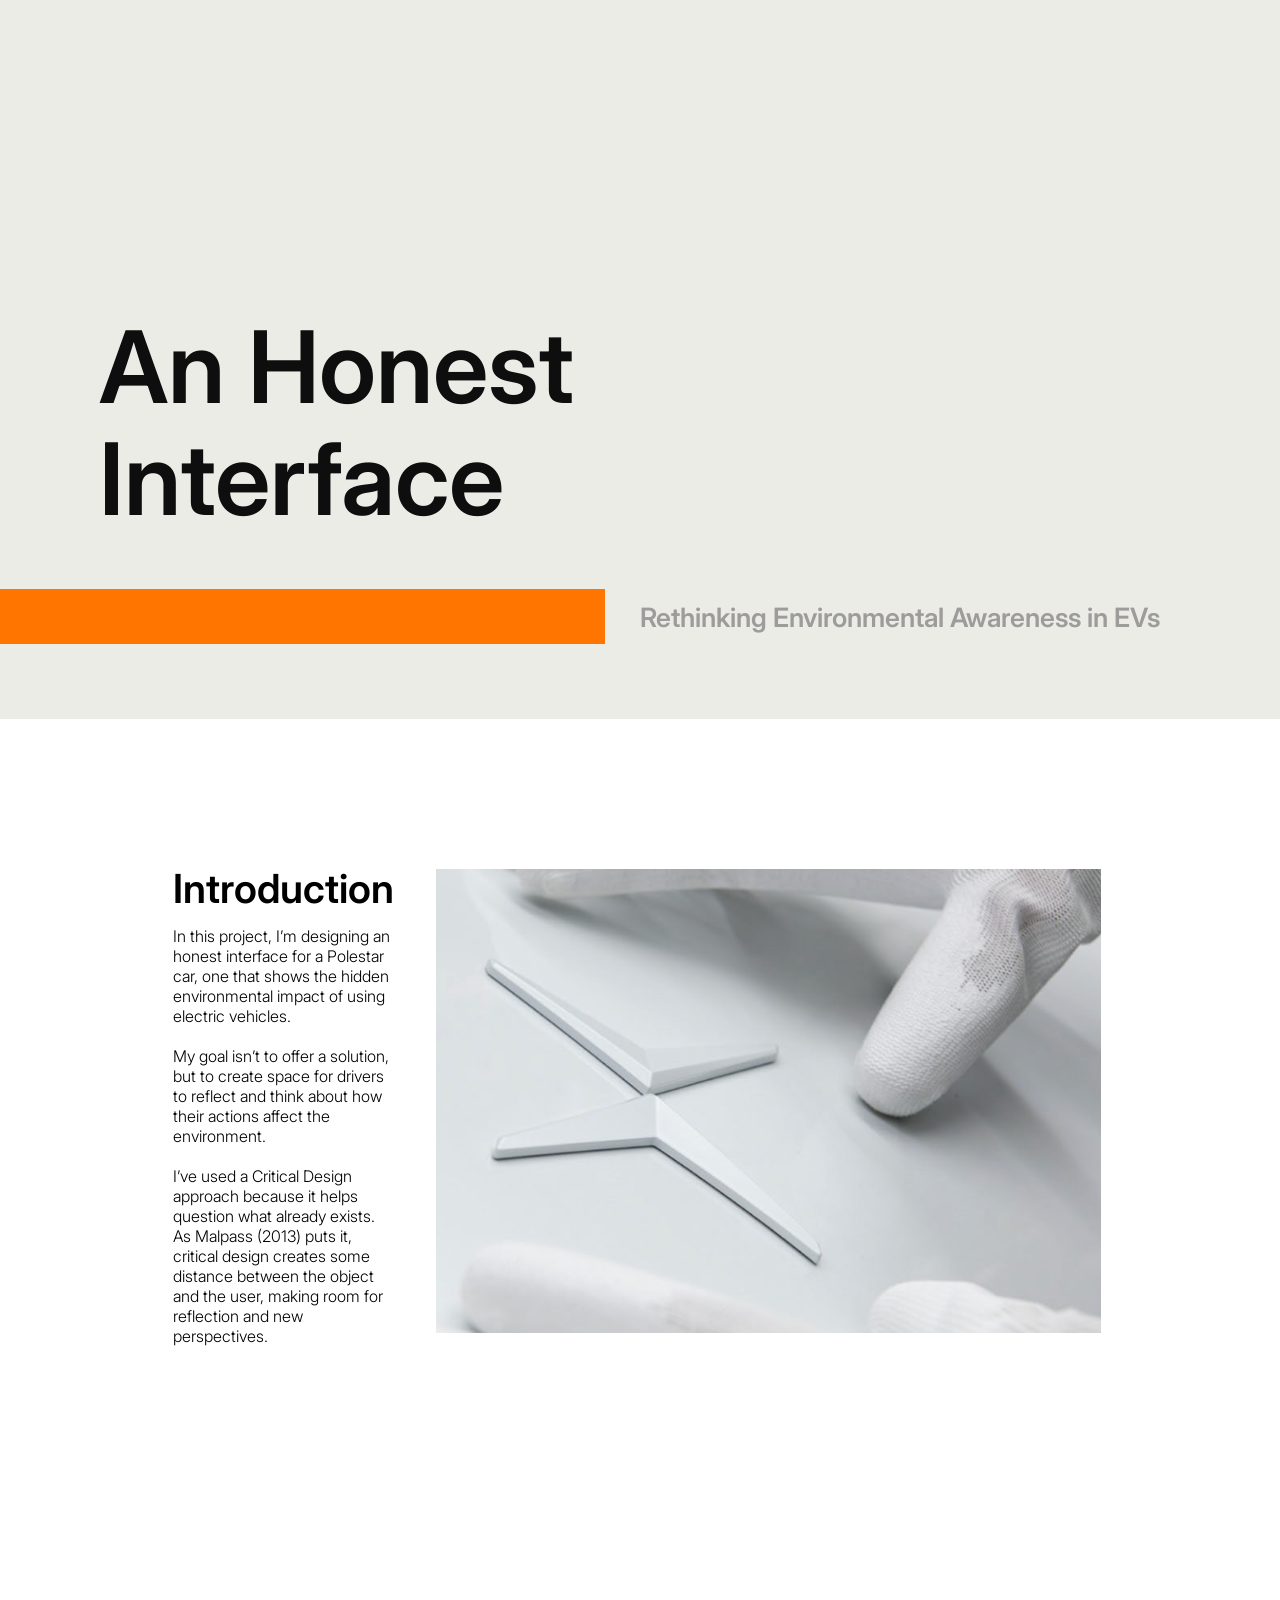
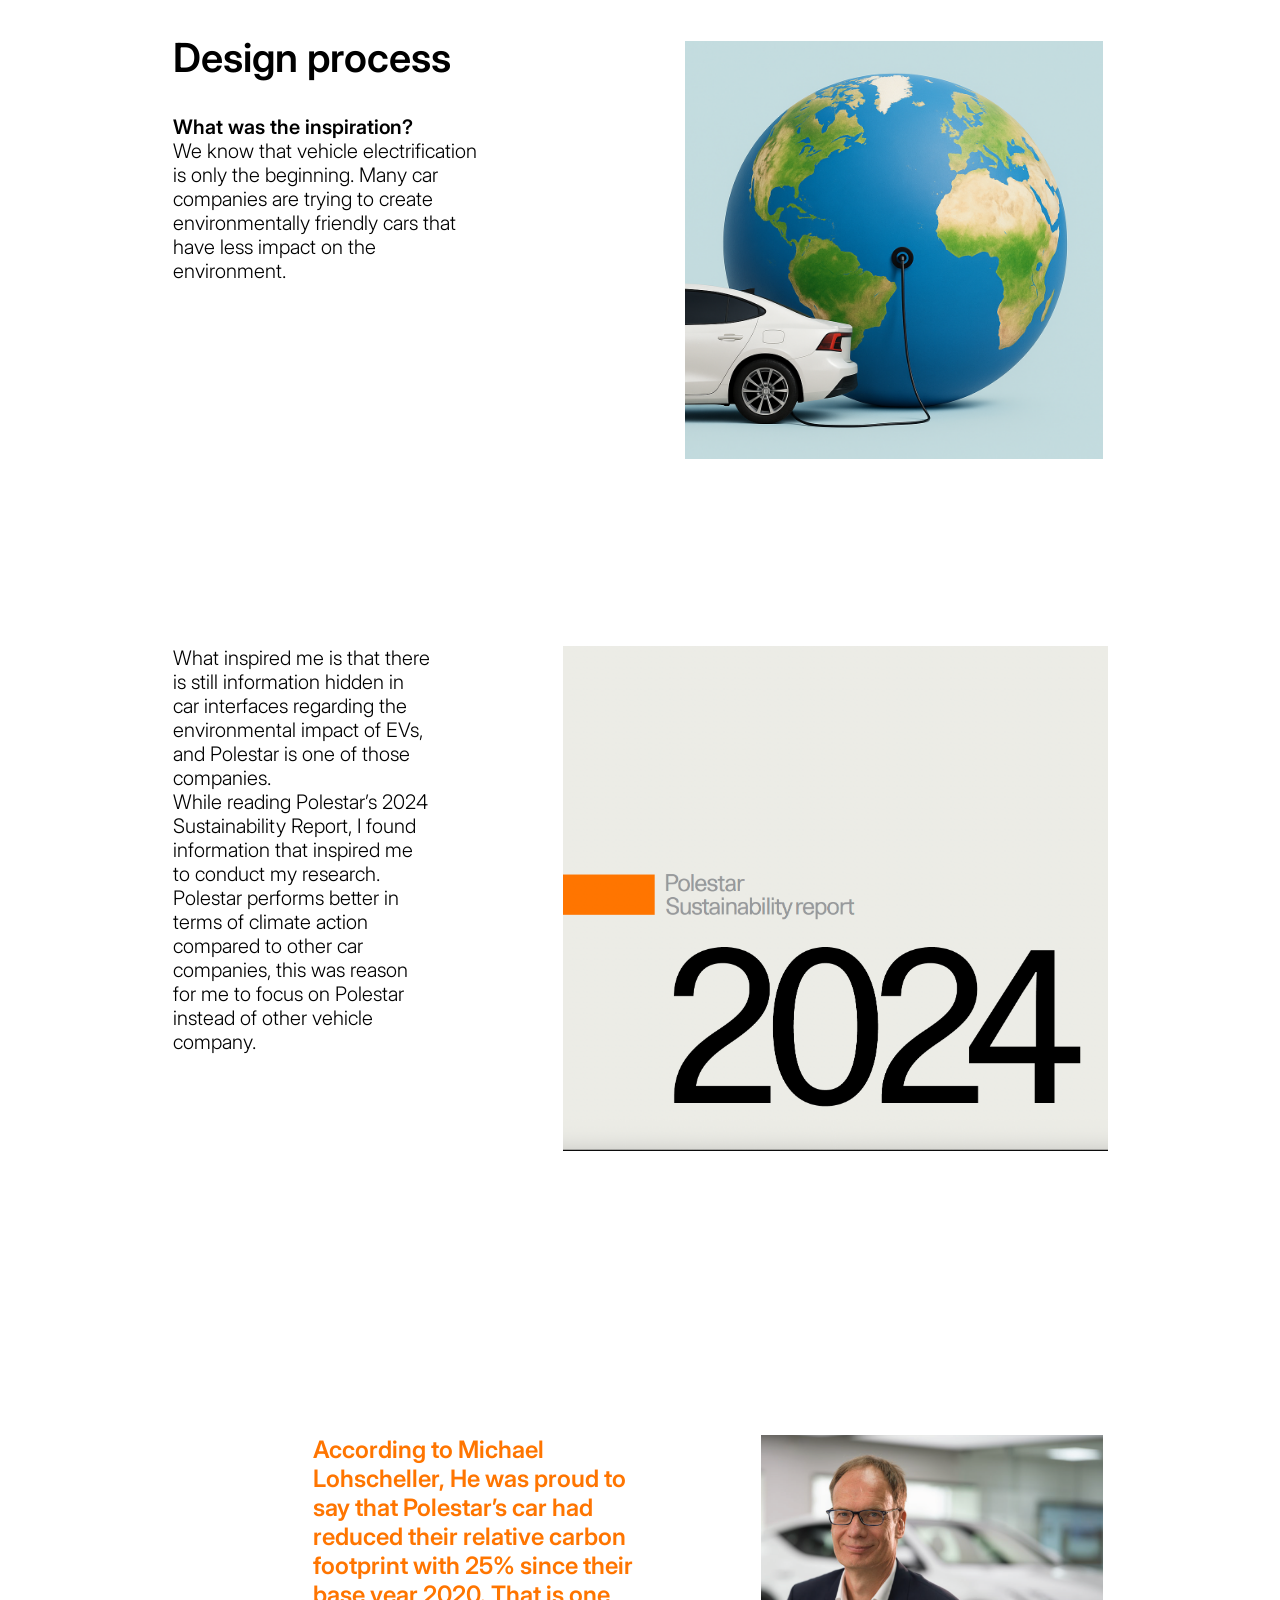
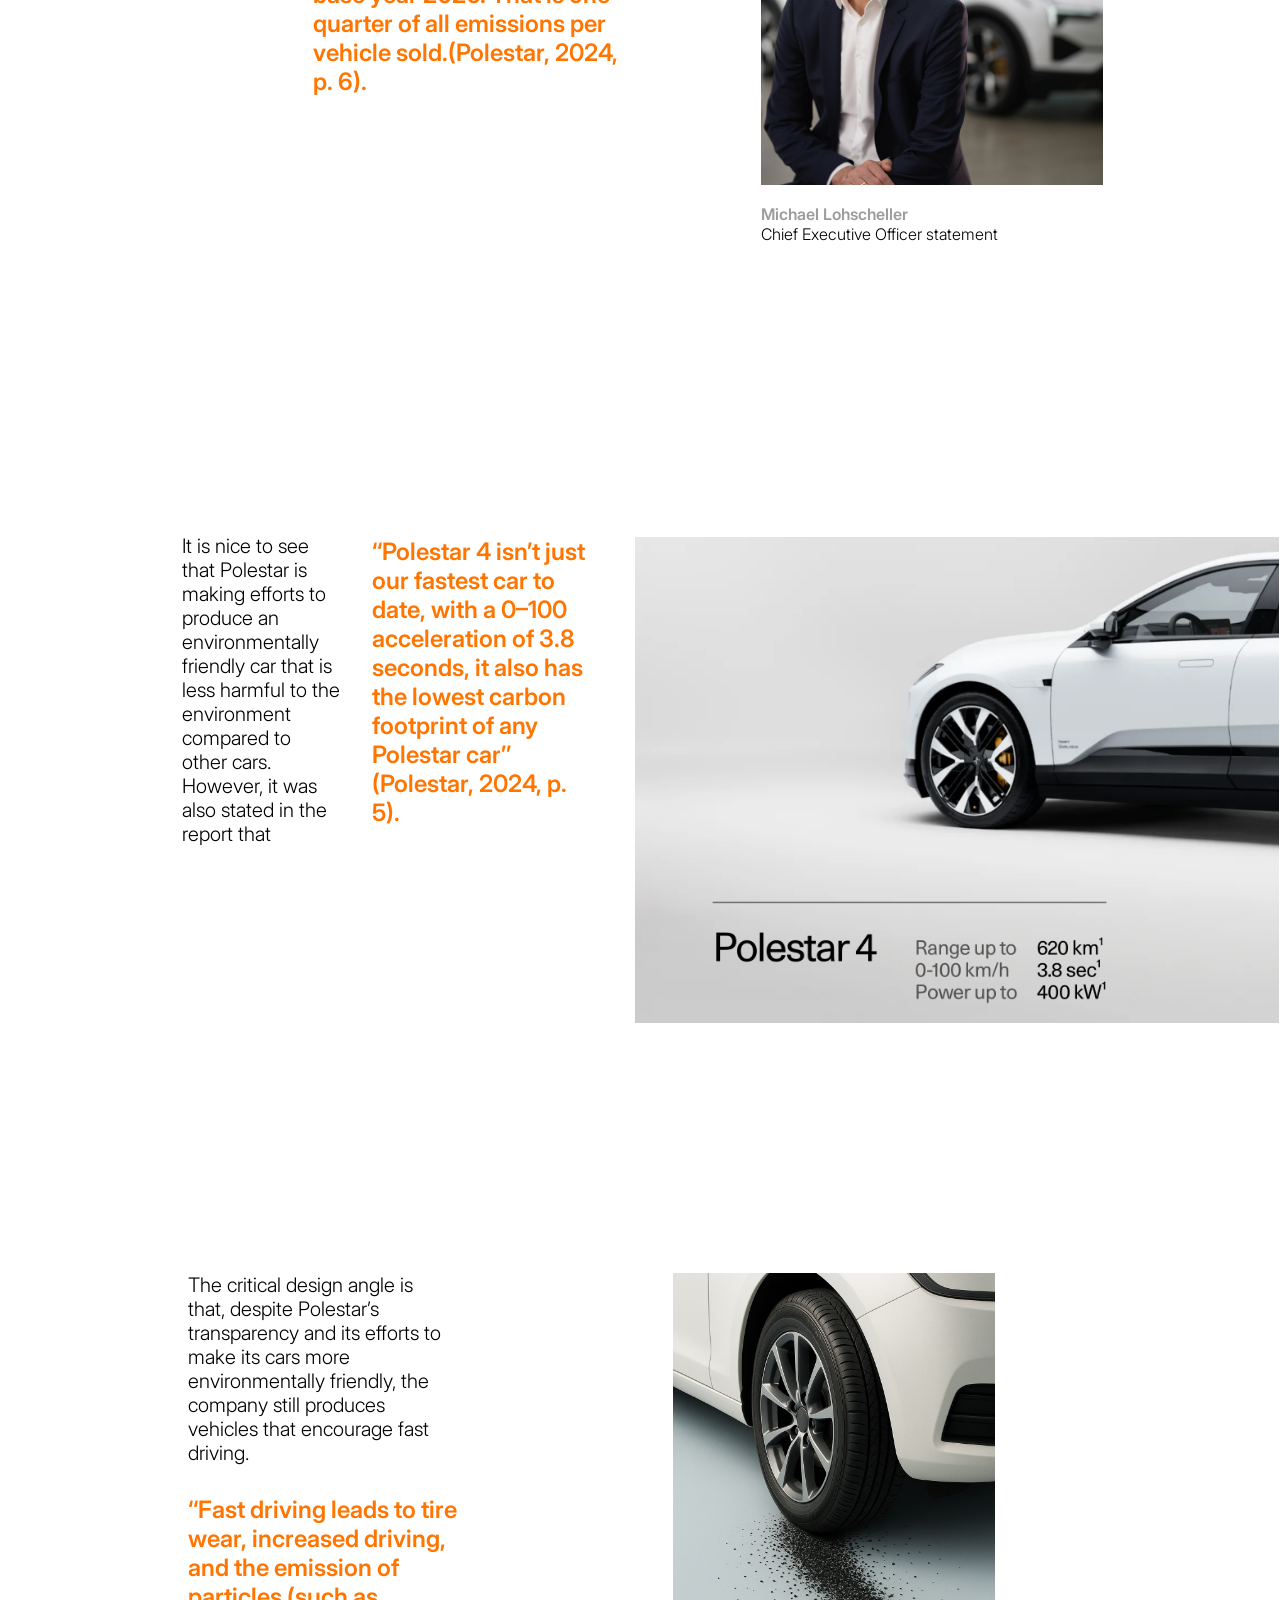
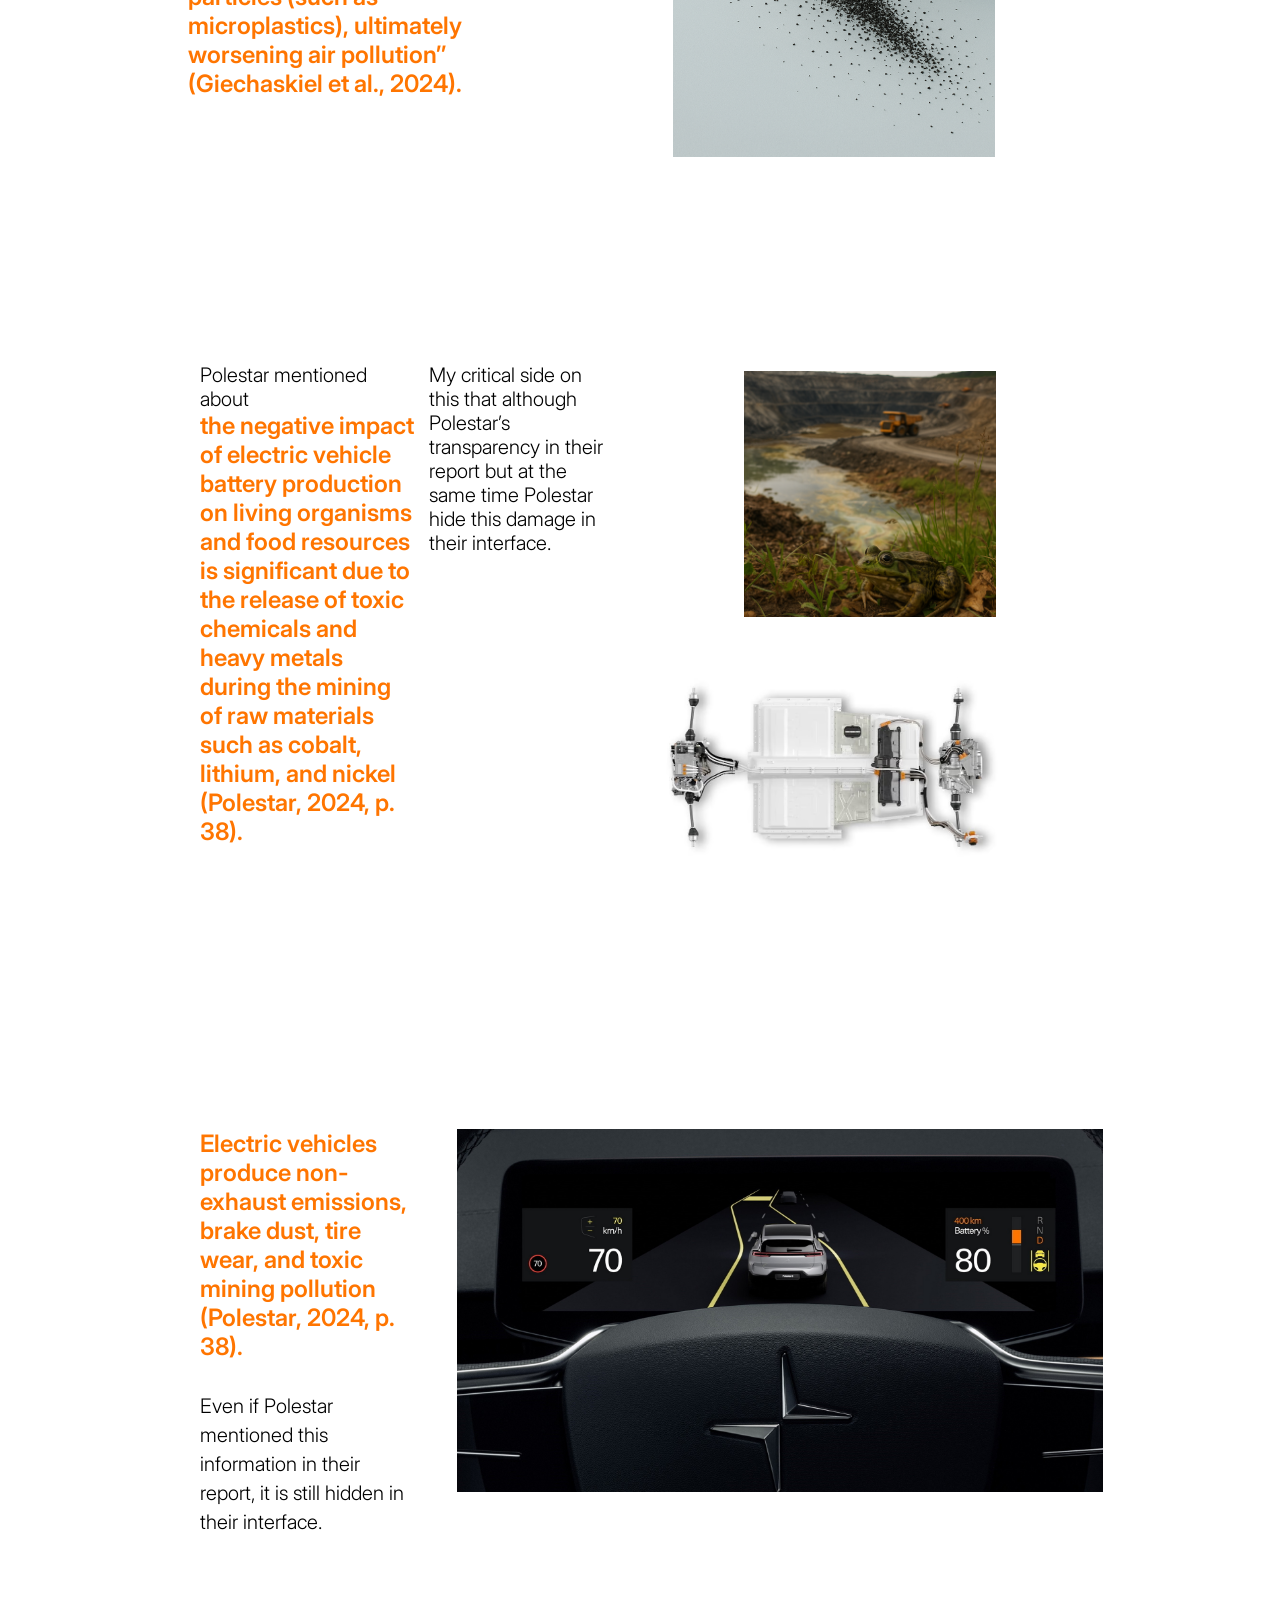
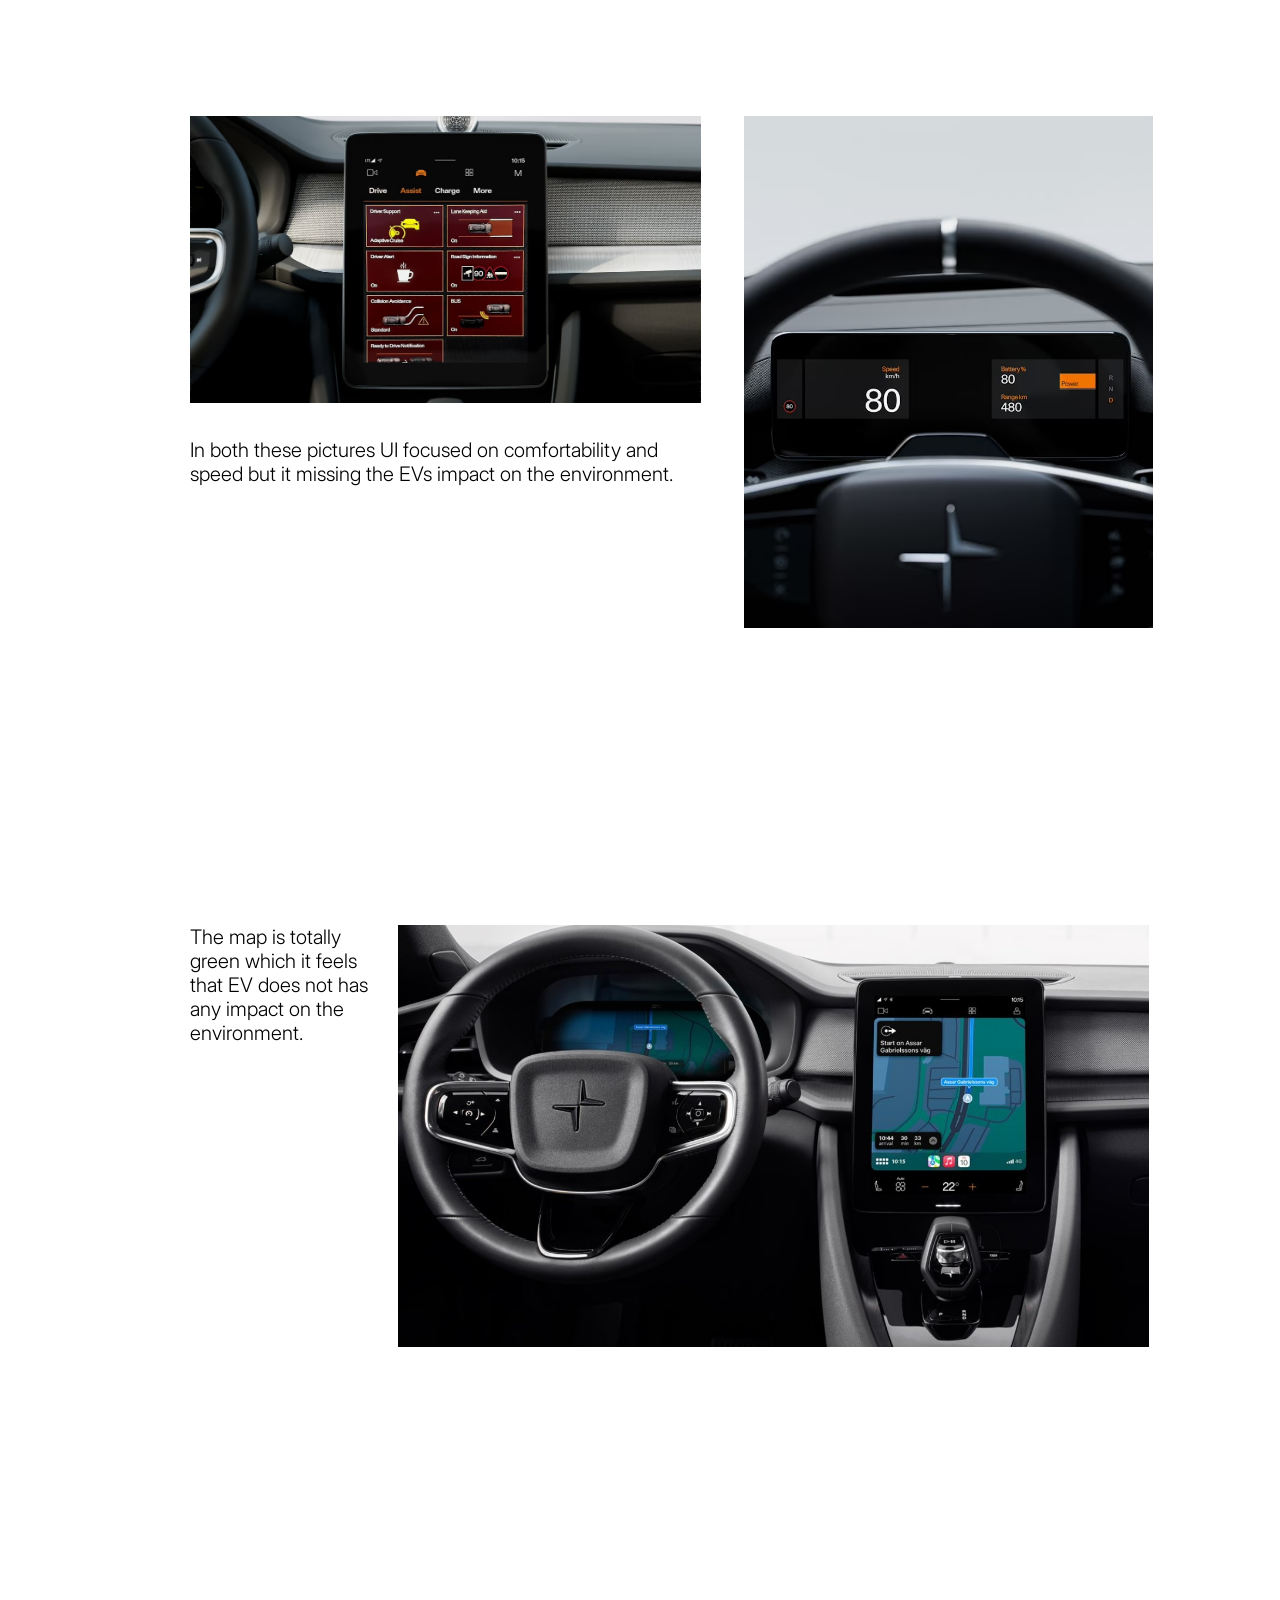
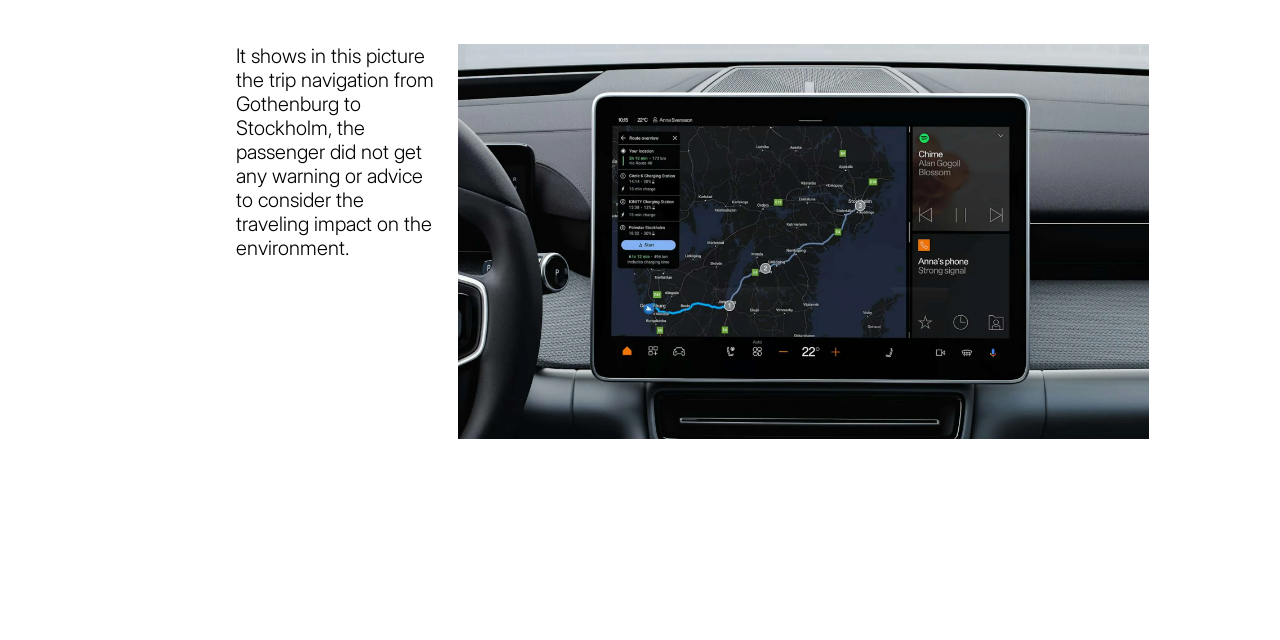
<file: honest-interfaces.html>
<!DOCTYPE html>
<html lang="en">
<head>
    <meta charset="UTF-8">
    <meta name="viewport" content="width=device-width, initial-scale=1.0">
    <link rel="preconnect" href="https://fonts.googleapis.com">
    <link rel="preconnect" href="https://fonts.gstatic.com" crossorigin>
    <link href="https://fonts.googleapis.com/css2?family=Inter:wght@300;400;600;700;800&display=swap" rel="stylesheet">
    <link rel="stylesheet" href="css/projects.css">
    <title>An Honest Interface</title>
</head>
<body class="figma-body">
    <main class="figma-shell">
        <article class="figma-frame" aria-label="An Honest Interface case study">
            <div class="figma-intro-bg"></div>
            <div class="figma-orange title-bar"></div>

            <h1 class="figma-title">An Honest<br>Interface</h1>
            <p class="figma-subtitle">Rethinking Environmental Awareness in EVs</p>

            <h2 class="figma-heading intro-heading">Introduction</h2>
            <div class="figma-copy intro-copy">
                <p>In this project, I’m designing an honest interface for a Polestar car, one that shows the hidden environmental impact of using electric vehicles. </p>
                <p>&nbsp;</p>
                <p>My goal isn’t to offer a solution, but to create space for drivers to reflect and think about how their actions affect the environment. </p>
                <p>&nbsp;</p>
                <p>I’ve used a Critical Design approach because it helps question what already exists. As Malpass (2013) puts it, critical design creates some distance between the object and the user, making room for reflection and new perspectives.</p>
            </div>
            <figure class="figma-img intro-image"><img src="image/honest-interfaces/interface-sketch.png" alt="Close-up of a finger interacting with a minimal interface sketch"></figure>

            <h2 class="figma-heading process-heading">Design process</h2>
            <div class="figma-copy inspiration-copy">
                <p><strong>What was the inspiration?</strong></p>
                <p>We know that vehicle electrification is only the beginning. Many car companies are trying to create environmentally friendly cars that have less impact on the environment.</p>
            </div>
            <figure class="figma-img concept-image"><img src="image/honest-interfaces/concept-key.png" alt="Electric car connected to a globe"></figure>
            <div class="figma-copy research-copy">
                <p>What inspired me is that there is still information hidden in car interfaces regarding the environmental impact of EVs, and Polestar is one of those companies.</p>
                <p>While reading Polestar’s 2024 Sustainability Report, I found information that inspired me to conduct my research. Polestar performs better in terms of climate action compared to other car companies, this was reason for me to focus on Polestar instead of other vehicle company. </p>
            </div>
            <figure class="figma-img globe-image"><img src="image/honest-interfaces/globe-car.png" alt="Electric car beside a globe"></figure>

            <blockquote class="figma-quote ceo-quote">
                <p>According to  Michael Lohscheller, He was proud to say that Polestar’s car had reduced their relative carbon footprint with 25% since their base year 2020. That is one quarter of all emissions per vehicle sold.(Polestar, 2024, p. 6).</p>
            </blockquote>
            <figure class="figma-img ceo-image"><img src="image/honest-interfaces/ceo-statement.png" alt="Michael Lohscheller beside a Polestar car"></figure>
            <div class="figma-caption ceo-caption">
                <p><strong>Michael Lohscheller</strong></p>
                <p>Chief Executive Officer statement</p>
            </div>

            <p class="figma-copy compact-copy low-carbon-copy">It is nice to see that Polestar is making efforts to produce an environmentally friendly car that is less harmful to the environment compared to other cars. However, it was also stated in the report that</p>
            <blockquote class="figma-quote low-carbon-quote">
                <p>‘‘Polestar 4 isn’t just our fastest car to date, with a 0–100 acceleration of 3.8 seconds, it also has the lowest carbon footprint of any Polestar car’’ (Polestar, 2024, p. 5).</p>
            </blockquote>
            <figure class="figma-img report-image"><img src="image/honest-interfaces/polestar-report.png" alt="Polestar sustainability report page featuring the Polestar 4"></figure>

            <p class="figma-copy angle-copy">The critical design angle is that, despite Polestar’s transparency and its efforts to make its cars more environmentally friendly, the company still produces vehicles that encourage fast driving.</p>
            <blockquote class="figma-quote tire-quote">
                <p>‘‘Fast driving leads to tire wear, increased driving, and the emission of particles (such as microplastics), ultimately worsening air pollution’’  (Giechaskiel et al., 2024).</p>
            </blockquote>
            <figure class="figma-img tire-image"><img src="image/honest-interfaces/tire-wear.png" alt="Close-up of a car tire on a road surface"></figure>

            <blockquote class="figma-quote mining-quote">
                <p class="mining-label">Polestar mentioned about</p>
                <p>the negative impact of electric vehicle battery production on living organisms and food resources is significant due to the release of toxic chemicals and heavy metals during the mining of raw materials such as cobalt, lithium, and nickel (Polestar, 2024, p. 38).</p>
            </blockquote>
            <p class="figma-copy critical-copy">My critical side on this that although Polestar’s transparency in their report but at the same time Polestar hide this damage in their&nbsp;interface.</p>
            <figure class="figma-img frog-image"><img src="image/honest-interfaces/frog.png" alt="Polluted outdoor landscape with water"></figure>
            <figure class="figma-img performance-image"><img src="image/honest-interfaces/polestar-performance.png" alt="Polestar performance drivetrain image"></figure>

            <blockquote class="figma-quote exhaust-quote">
                <p>Electric vehicles produce non-exhaust emissions, brake dust, tire wear, and toxic mining pollution (Polestar, 2024, p. 38).</p>
                <p>&nbsp;</p>
                <p><span>Even if Polestar mentioned this information in their report, it is still hidden in their interface.</span></p>
            </blockquote>
            <figure class="figma-img maps-image"><img src="image/honest-interfaces/google-maps.png" alt="Polestar dashboard with lane and navigation display"></figure>

            <figure class="figma-img android-image"><img src="image/honest-interfaces/android-automotive.png" alt="Car infotainment display interface"></figure>
            <figure class="figma-img calm-image"><img src="image/honest-interfaces/infotainment-calm.png" alt="Polestar dashboard display with driving speed"></figure>
            <p class="figma-copy ui-copy">In both these pictures UI focused on comfortability and speed but it missing the EVs impact on the environment.</p>

            <p class="figma-copy map-copy">The map is totally green which it feels that EV does not has any impact on the environment.</p>
            <figure class="figma-img dashboard-image"><img src="image/honest-interfaces/dashboard.png" alt="Polestar interior dashboard and navigation display"></figure>

            <p class="figma-copy route-copy">It shows in this picture the trip navigation from Gothenburg to Stockholm, the passenger did not get any warning or advice to consider the traveling impact on the environment.</p>
            <figure class="figma-img route-image"><img src="image/honest-interfaces/route-planning.png" alt="Route planning map on a Polestar infotainment screen"></figure>
        </article>
    </main>
    <script>
        function resizeFigmaLayout() {
            const scale = Math.min(1, window.innerWidth / 1920);
            document.documentElement.style.setProperty("--figma-scale", scale);
        }

        resizeFigmaLayout();
        window.addEventListener("resize", resizeFigmaLayout);
    </script>
</body>
</html>
</file>
<file: css/projects.css>
/* .container1, .container2, .container3, .container4, .container5, .container6{
    display: flex;
    gap: 20px;
    align-items: center;
    justify-content: center;
    margin: 0 auto;
    max-width: 90%;
    padding-bottom: 80px;
 }

.description{
    max-width: 50%;
    text-align: center;
    line-height: 25px;
}
.description p{
    color: #999;
}

.project {
    width: 500px;
    height: 500px;
    border-radius: 25px;
    background-size: cover;
    background-position: center;
    background-repeat: no-repeat;
    box-shadow: 0 8px 15px rgba(0, 0, 0, 0.4);
    transition: all 1s;
} 


.project{
      transition: all 1s;
}
.project:hover{
    transform: scale(1.04);
}


 #project1{
    background-image: url(../Image/playrent.png) ;
}


#project2{
    background-image: url(../Image/polestar_ui.gif) ;
}

#project3{
    background-image: url(../Image/touch_and_discover.png) ;
}

#project4{
    background-image: url(../Image/skraphjaltarna.png) ;
}

#project5{
    background-image: url(../image/background.jpg) ;
}

#project6{
    background-image: url(../image/webDesign.jpg) ;
}
 */



/* ===== Grade 4 Projects Styling ===== */

/* filter buttons area */
.filter-bar {
  max-width: 90%;
  margin: 20px auto;
  display: flex;
  gap: 12px;
  justify-content: center;
  flex-wrap: wrap;
}

/* filter buttons */
.filter-btn {
  padding: 8px 14px;
  border-radius: 20px;
  border: 1px solid #ddd;
  background: var(--surface-color);
  color: var(--text-color);
  cursor: pointer;
  font-weight: 600;
}

.filter-btn.active {
  background-color: var(--accent-color);
  color: white;
  border-color: var(--accent-color);
}

/* counter text */
.projects-counter {
  max-width: 90%;
  margin: 0 auto 20px;
  text-align: center;
  color: var(--muted-text-color);
}

/* container for all project cards */
.projects_container {
  max-width: 90%;
  margin: 0 auto;
  padding-bottom: 80px;

  display: flex;
  flex-wrap: wrap;
  gap: 24px;
  justify-content: center;
}

/* one project card */
.project-card {
  width: 45%;
  border-radius: 20px;
  overflow: hidden;
  background: var(--surface-color);
  box-shadow: 0 8px 15px var(--shadow-color);
  transition: transform 0.2s;
  
    display: flex;
    flex-direction: column;
}

.project-card:hover {
  transform: translateY(-4px);
}

/* image on top */
.project-image {
  height: 220px;
  background-size: cover;
  background-position: center;
  background-repeat: no-repeat;
}

/* title */
.title {
  padding: 16px 16px 8px;
  margin: 0;
  color: var(--text-color);
}

/* project category text */
.project-category {
  padding: 0 16px;
  font-size: 0.75rem;
  text-transform: uppercase;
  letter-spacing: 0.05em;
}

/* description */
.project-card p {
/* padding-top: 0;, padding-right: 16px;, padding-bottom: 16px;, padding-left: 16px; */
  padding: 0 16px 16px;
  margin: 0;
  color: var(--muted-text-color);
  /* Each line will be 1.5 × the font size */
  line-height: 1.5;
}

/* view projects link */
.project-link {
  display: block;
  text-decoration: none;
  font-weight: 600;
  color: var(--accent-color);
  padding: 0 16px 16px;
  margin-top: auto;
}

.back-link {
  display: inline-block;
  margin-bottom: 24px;
  color: var(--accent-color);
  font-weight: 700;
  text-decoration: none;
}

.back-link:hover {
  text-decoration: underline;
}

.case-study {
  max-width: 1100px;
  width: 90%;
  margin: 0 auto;
}

.case-hero {
  display: grid;
  grid-template-columns: 1fr 1.1fr;
  gap: 32px;
  align-items: center;
  margin-bottom: 70px;
}

.case-hero-text {
  text-align: left;
}

.case-category {
  color: var(--accent-color);
  font-weight: 800;
  text-transform: uppercase;
  letter-spacing: 0.08em;
  margin-bottom: 12px;
}

.case-hero h1,
.case-overview h2,
.case-grid h2 {
  text-align: left;
}

.case-hero p,
.case-overview p,
.case-grid p,
.case-facts p {
  color: var(--muted-text-color);
  line-height: 1.7;
}

.case-hero img,
.case-image-band img {
  width: 100%;
  border-radius: 20px;
  display: block;
  box-shadow: 0 8px 15px var(--shadow-color);
}

.case-overview {
  display: grid;
  grid-template-columns: 1.2fr 0.8fr;
  gap: 32px;
  margin-bottom: 50px;
}

.case-facts {
  background-color: var(--surface-color);
  border: 1px solid var(--border-color);
  border-radius: 20px;
  padding: 24px;
}

.case-facts strong {
  color: var(--text-color);
}

.case-grid {
  display: grid;
  grid-template-columns: repeat(3, 1fr);
  gap: 24px;
  margin-bottom: 60px;
}

.case-grid div {
  background-color: var(--surface-color);
  border: 1px solid var(--border-color);
  border-radius: 20px;
  padding: 24px;
}

.case-image-band {
  margin-bottom: 40px;
}

.case-page {
  --honest-background: #ecece7;
  --honest-orange: #ff7500;
  background-color: var(--honest-background);
}

.dark-theme.case-page {
  --honest-background: #151515;
  --honest-orange: #ff8a2a;
}

.honest-main {
  padding-top: 0;
}

.honest-case {
  width: min(88%, 1280px);
  margin: 0 auto;
}

.honest-hero {
  min-height: 88vh;
  display: flex;
  flex-direction: column;
  justify-content: center;
  align-items: flex-start;
  position: relative;
}

.honest-hero .back-link {
  position: absolute;
  top: 36px;
}

.orange-rule {
  width: min(760px, 74vw);
  height: 34px;
  background-color: var(--honest-orange);
  margin-bottom: 36px;
  margin-left: -28vw;
}

.honest-hero h1 {
  text-align: left;
  font-size: clamp(4rem, 11vw, 9rem);
  line-height: 0.95;
  margin: 0;
  max-width: 900px;
}

.honest-hero p {
  color: var(--muted-text-color);
  font-size: clamp(1.2rem, 3vw, 2.5rem);
  font-weight: 700;
  margin-left: min(42vw, 620px);
  margin-top: 26px;
}

.honest-row {
  display: grid;
  grid-template-columns: minmax(240px, 0.75fr) minmax(300px, 1.25fr);
  gap: clamp(28px, 6vw, 120px);
  align-items: center;
  margin-bottom: clamp(80px, 12vw, 160px);
}

.honest-row > *:nth-child(3) {
  grid-column: 2;
}

.honest-text {
  max-width: 440px;
}

.honest-text h2,
.honest-section-title h2 {
  color: var(--text-color);
  font-size: clamp(2rem, 4vw, 3.8rem);
  line-height: 1.05;
  text-align: left;
  margin-bottom: 26px;
}

.honest-text h3 {
  color: var(--text-color);
  font-size: clamp(1.4rem, 2.4vw, 2rem);
  line-height: 1.2;
  margin-bottom: 16px;
}

.honest-text p {
  color: var(--text-color);
  font-size: clamp(1rem, 1.6vw, 1.5rem);
  line-height: 1.55;
  margin: 0 0 18px;
}

.honest-section-title {
  margin-bottom: 56px;
}

.honest-section-title h2 {
  margin: 0;
}

.honest-image {
  margin: 0;
}

.honest-image img {
  width: 100%;
  display: block;
  object-fit: cover;
}

.large-image img {
  aspect-ratio: 16 / 9;
}

.square-image img {
  aspect-ratio: 1 / 1;
}

.portrait-image {
  max-width: 520px;
}

.portrait-image img {
  aspect-ratio: 4 / 5;
}

.wide-image img {
  aspect-ratio: 16 / 9;
}

.honest-row blockquote {
  color: var(--honest-orange);
  font-size: clamp(1.5rem, 2.6vw, 2.25rem);
  line-height: 1.25;
  font-weight: 700;
  margin: 0;
  max-width: 520px;
}

.honest-row cite {
  display: block;
  color: var(--muted-text-color);
  font-size: 0.9rem;
  font-style: normal;
  font-weight: 500;
  margin-top: 18px;
}

.quote-row {
  grid-template-columns: minmax(280px, 0.95fr) minmax(240px, 0.7fr);
  justify-content: center;
}

.final-row {
  align-items: start;
}


@media screen and (max-width: 900px) {
  .project-card {
    width: 100%;
  }

  .case-hero,
  .case-overview,
  .case-grid {
    grid-template-columns: 1fr;
  }

  .case-hero {
    margin-bottom: 45px;
  }

  .honest-case {
    width: 86%;
  }

  .honest-hero {
    min-height: 68vh;
  }

  .orange-rule {
    height: 18px;
    margin-left: -18vw;
    margin-bottom: 22px;
  }

  .honest-hero p {
    margin-left: 0;
  }

  .honest-row {
    grid-template-columns: 1fr;
    gap: 24px;
    margin-bottom: 80px;
  }

  .honest-row > *:nth-child(3) {
    grid-column: auto;
  }

  .honest-text,
  .honest-row blockquote,
  .portrait-image {
    max-width: none;
  }
}

/* Medium devices (576px) */
@media screen and (max-width: 576px) {


    .project-link, .project-card p {
    font-size: 0.65rem;
    }

    .filter-btn{
        padding: 6px 10px;
    }

}

/* ===== Figma layout: An Honest Interface ===== */
:root {
  --figma-scale: 1;
}

.figma-body {
  margin: 0;
  background: white;
  overflow-x: hidden;
  font-family: "Inter", Arial, sans-serif;
}

.figma-shell {
  width: 100%;
  height: auto;
  padding: 0;
  overflow: hidden;
}

.figma-frame {
  width: 1920px;
  height: 12960px;
  position: relative;
  background: white;
  color: black;
  zoom: var(--figma-scale);
}

.figma-intro-bg {
  position: absolute;
  left: 0;
  top: 0;
  width: 1920px;
  height: 1078px;
  background: #ecece7;
}

.figma-orange {
  position: absolute;
  background: #ff7500;
}

.title-bar {
  left: -340px;
  top: 884px;
  width: 1248px;
  height: 82px;
}

.figma-title {
  position: absolute;
  left: 148px;
  top: 466px;
  width: 1206px;
  margin: 0;
  color: #0f0e0e;
  font-size: 150px;
  line-height: 1.12;
  font-weight: 600;
  text-align: left;
  letter-spacing: 0;
}

.figma-subtitle {
  position: absolute;
  left: 960px;
  top: 901px;
  width: 891px;
  margin: 0;
  color: #9e9b9b;
  font-size: 40px;
  line-height: normal;
  font-weight: 600;
}

.figma-heading {
  position: absolute;
  margin: 0;
  color: black;
  font-size: 60px;
  line-height: normal;
  font-weight: 600;
  text-align: left;
}

.intro-heading { left: 259px; top: 1296px; }
.process-heading { left: 259px; top: 2450px; }

.figma-copy {
  position: absolute;
  margin: 0;
  color: black;
  font-size: 30px;
  line-height: normal;
  font-weight: 300;
  font-family: "Inter", Arial, sans-serif;
  text-align: left;
  word-break: break-word;
}

.figma-copy p {
  margin: 0;
}

.intro-copy {
  left: 259px;
  top: 1389px;
  width: 329px;
  font-size: 24px;
}

.inspiration-copy {
  left: 260px;
  top: 2572px;
  width: 480px;
}

.inspiration-copy strong {
  font-weight: 600;
}

.research-copy {
  left: 259px;
  top: 3369px;
  width: 390px;
}

.compact-copy {
  font-size: 30px;
}

.low-carbon-copy {
  left: 273px;
  top: 5601px;
  width: 238px;
}

.angle-copy {
  left: 282px;
  top: 6710px;
  width: 381px;
}

.critical-copy {
  left: 644px;
  top: 7744px;
  width: 273px;
}

.ui-copy {
  left: 285px;
  top: 10257px;
  width: 759px;
}

.map-copy {
  left: 285px;
  top: 10987px;
  width: 307px;
}

.route-copy {
  left: 354px;
  top: 12066px;
  width: 305px;
}

.figma-quote {
  position: absolute;
  color: #ff7500;
  font-size: 36px;
  line-height: normal;
  font-weight: 600;
  font-family: "Inter", Arial, sans-serif;
  text-align: left;
  margin: 0;
  word-break: break-word;
}

.figma-quote p {
  margin: 0;
}

.figma-quote span {
  color: black;
  font-size: 30px;
  font-weight: 300;
}

.ceo-quote {
  left: 469px;
  top: 4552px;
  width: 486px;
}

.low-carbon-quote {
  left: 558px;
  top: 5606px;
  width: 341px;
}

.tire-quote {
  left: 282px;
  top: 7042px;
  width: 435px;
}

.mining-quote {
  left: 300px;
  top: 7744px;
  width: 326px;
}

.mining-quote .mining-label {
  color: black;
  font-size: 30px;
  font-weight: 300;
}

.exhaust-quote {
  left: 300px;
  top: 8893px;
  width: 319px;
}

.figma-caption {
  position: absolute;
  left: 1141px;
  top: 5106px;
  color: black;
  font-size: 24px;
  line-height: normal;
  font-weight: 300;
  font-family: "Inter", Arial, sans-serif;
}

.figma-caption p {
  margin: 0;
}

.figma-caption strong {
  color: #9e9b9b;
  font-weight: 600;
}

.figma-img {
  position: absolute;
  margin: 0;
  overflow: hidden;
}

.figma-img img {
  width: 100%;
  height: 100%;
  display: block;
  object-fit: cover;
}

.intro-image { left: 654px; top: 1303px; width: 998px; height: 697px; }
.intro-image img { width: 173.96%; margin-left: -54.49%; }
.concept-image { left: 1028px; top: 2462px; width: 627px; height: 627px; }
.globe-image { left: 845px; top: 3369px; width: 817px; height: 758px; }
.ceo-image { left: 1141px; top: 4552px; width: 514px; height: 525px; }
.report-image { left: 952px; top: 5606px; width: 967px; height: 728px; }
.report-image img { width: 191.89%; }
.tire-image { left: 1009px; top: 6710px; width: 484px; height: 726px; }
.frog-image { left: 1116px; top: 7757px; width: 378px; height: 378px; }
.performance-image { left: 851px; top: 8125px; width: 804px; height: 452px; }
.maps-image { left: 686px; top: 8893px; width: 969px; height: 545px; }
.android-image { left: 285px; top: 9774px; width: 767px; height: 431px; }
.calm-image { left: 1116px; top: 9774px; width: 614px; height: 768px; }
.dashboard-image { left: 597px; top: 10987px; width: 1127px; height: 634px; }
.route-image { left: 687px; top: 12066px; width: 1037px; height: 593px; }
.route-image img { width: 101.66%; }
</file>
